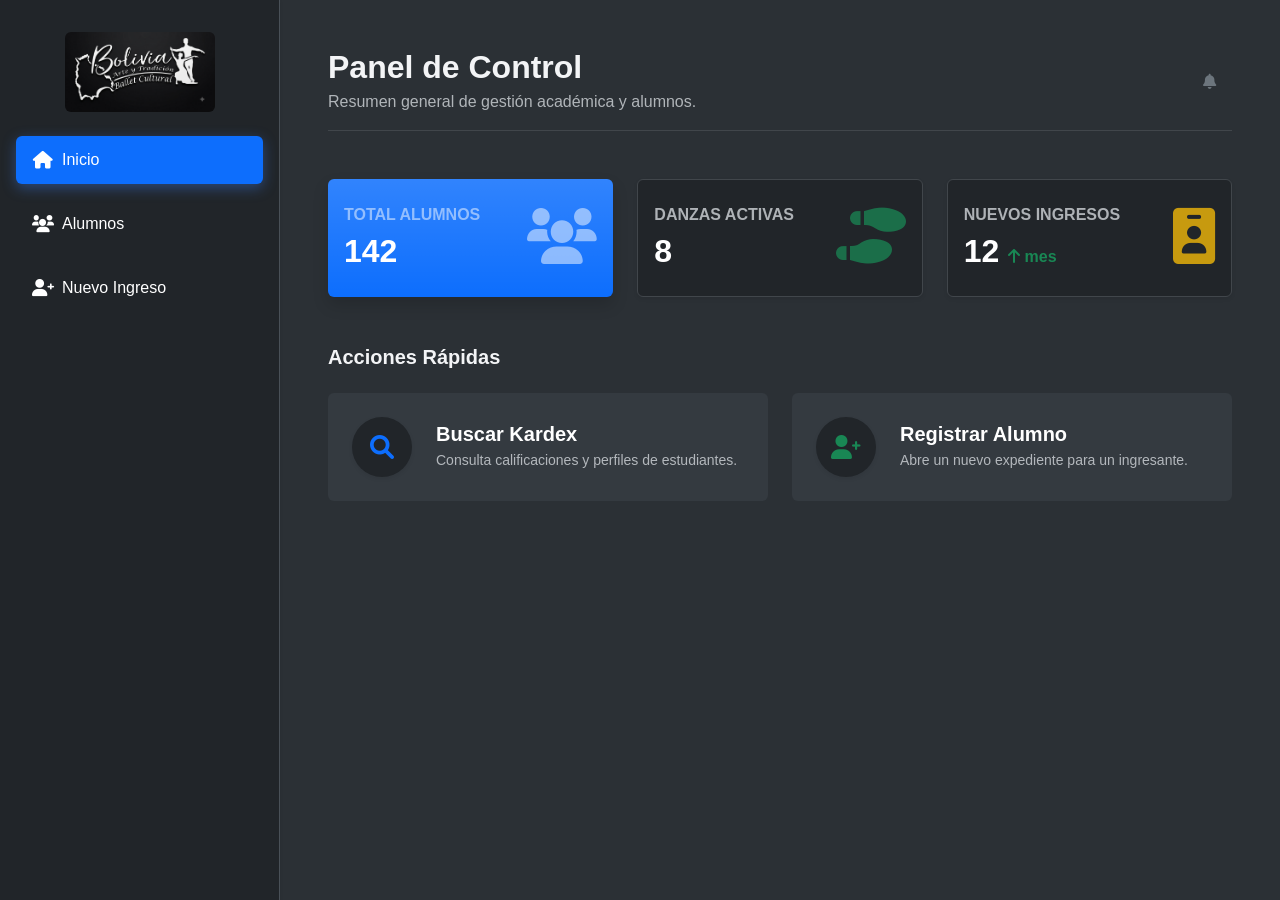
<file: index.html>
<!DOCTYPE html>
<html lang="es" data-bs-theme="dark">
<head>
    <meta charset="UTF-8">
    <meta name="viewport" content="width=device-width, initial-scale=1.0">
    <title>Bolivia Arte y Tradicion, Ballet Cultural</title>
    <!-- Bootstrap 5 CSS -->
    <link href="https://cdn.jsdelivr.net/npm/bootstrap@5.3.2/dist/css/bootstrap.min.css" rel="stylesheet">
    <link rel="stylesheet" href="css/style.css">
    <link rel="stylesheet" href="https://cdnjs.cloudflare.com/ajax/libs/font-awesome/6.0.0/css/all.min.css"/>
</head>
<body class="bg-body-tertiary">

    <!-- Envoltura Principal Responsiva -->
    <div class="d-flex flex-column flex-md-row vh-100 overflow-hidden">
        
        <!-- Navbar Móvil (Hamburguesa - Solo visible en celulares) -->
        <nav class="d-md-none navbar navbar-dark bg-body border-bottom px-3 flex-shrink-0 shadow-sm">
            <a class="navbar-brand m-0" href="index.html">
                <img src="img/Gemini_Generated_Image_l6aynpl6aynpl6ay.png" alt="Ballet" height="40" style="object-fit: cover; border-radius: 4px;">
            </a>
            <button class="navbar-toggler border-0" type="button" data-bs-toggle="offcanvas" data-bs-target="#sidebarOffcanvas">
                <span class="navbar-toggler-icon"></span>
            </button>
        </nav>

        <!-- Sidebar / Menú Lateral (Offcanvas en móvil, Fijo en PC) -->
        <aside class="offcanvas-md offcanvas-start bg-body border-end shadow-sm flex-shrink-0" tabindex="-1" id="sidebarOffcanvas" style="width: 280px;">
            <div class="offcanvas-header border-bottom d-md-none">
                <h5 class="offcanvas-title fw-bold">Menú Principal</h5>
                <button type="button" class="btn-close" data-bs-dismiss="offcanvas" data-bs-target="#sidebarOffcanvas"></button>
            </div>
            <div class="offcanvas-body d-flex flex-column p-3 h-100 overflow-y-auto">
                <div class="text-center mb-4 mt-3 d-none d-md-block">
                    <img src="img/Gemini_Generated_Image_l6aynpl6aynpl6ay.png" alt="Ballet" width="150" class="img-fluid rounded">
                </div>
                <ul class="nav nav-pills flex-column mb-auto gap-2 w-100">
                    <li class="nav-item">
                        <a href="index.html" class="nav-link active"><i class="fas fa-home fa-fw me-2"></i> Inicio</a>
                    </li>
                    <li>
                        <a href="alumnos.html" class="nav-link link-body-emphasis"><i class="fas fa-users fa-fw me-2"></i> Alumnos</a>
                    </li>
                    <li>
                        <a href="registro.html" class="nav-link link-body-emphasis"><i class="fas fa-user-plus fa-fw me-2"></i> Nuevo Ingreso</a>
                    </li>
                </ul>
            </div>
        </aside>

        <!-- Contenido Principal -->
        <main class="flex-grow-1 p-4 p-md-5 overflow-y-auto">
            <header class="d-flex justify-content-between align-items-center mb-4 mb-md-5 pb-3 border-bottom border-secondary-subtle">
                <div>
                    <h2 class="fw-bold m-0">Panel de Control</h2>
                    <p class="text-muted m-0 mt-1 d-none d-sm-block">Resumen general de gestión académica y alumnos.</p>
                </div>
                <div>
                    <button class="btn btn-outline-secondary rounded-circle" style="width: 45px; height: 45px;">
                        <i class="fas fa-bell"></i>
                    </button>
                </div>
            </header>

            <div class="row row-cols-1 row-cols-md-3 g-4 mb-5">
                <div class="col">
                    <div class="card text-bg-primary h-100 shadow border-0 bg-gradient card-hover">
                        <div class="card-body py-4 d-flex justify-content-between align-items-center">
                            <div>
                                <h6 class="text-white-50 text-uppercase fw-bold mb-2">Total Alumnos</h6>
                                <h2 class="fw-bold m-0">142</h2>
                            </div>
                            <div class="display-4 text-white opacity-50"><i class="fas fa-users"></i></div>
                        </div>
                    </div>
                </div>
                <div class="col">
                    <div class="card bg-body h-100 shadow-sm border-secondary-subtle card-hover">
                        <div class="card-body py-4 d-flex justify-content-between align-items-center">
                            <div>
                                <h6 class="text-muted text-uppercase fw-bold mb-2">Danzas Activas</h6>
                                <h2 class="fw-bold m-0 text-body-emphasis">8</h2>
                            </div>
                            <div class="display-4 text-success opacity-75"><i class="fas fa-shoe-prints"></i></div>
                        </div>
                    </div>
                </div>
                <div class="col">
                    <div class="card bg-body h-100 shadow-sm border-secondary-subtle card-hover">
                        <div class="card-body py-4 d-flex justify-content-between align-items-center">
                            <div>
                                <h6 class="text-muted text-uppercase fw-bold mb-2">Nuevos Ingresos</h6>
                                <h2 class="fw-bold m-0 text-body-emphasis">12 <span class="fs-6 text-success"><i class="fas fa-arrow-up"></i> mes</span></h2>
                            </div>
                            <div class="display-4 text-warning opacity-75"><i class="fas fa-id-badge"></i></div>
                        </div>
                    </div>
                </div>
            </div>

            <h5 class="fw-bold mb-4">Acciones Rápidas</h5>
            <div class="row g-4">
                <div class="col-md-6">
                    <a href="alumnos.html" class="card bg-body-secondary border-0 text-decoration-none card-hover h-100">
                        <div class="card-body p-4 d-flex align-items-center">
                            <div class="bg-body text-primary rounded-circle d-flex justify-content-center align-items-center me-4 shadow-sm flex-shrink-0" style="width: 60px; height: 60px; font-size: 1.5rem;">
                                <i class="fas fa-search"></i>
                            </div>
                            <div>
                                <h5 class="fw-bold text-body-emphasis mb-1">Buscar Kardex</h5>
                                <p class="text-muted m-0 small">Consulta calificaciones y perfiles de estudiantes.</p>
                            </div>
                        </div>
                    </a>
                </div>
                <div class="col-md-6">
                    <a href="registro.html" class="card bg-body-secondary border-0 text-decoration-none card-hover h-100">
                        <div class="card-body p-4 d-flex align-items-center">
                            <div class="bg-body text-success rounded-circle d-flex justify-content-center align-items-center me-4 shadow-sm flex-shrink-0" style="width: 60px; height: 60px; font-size: 1.5rem;">
                                <i class="fas fa-user-plus"></i>
                            </div>
                            <div>
                                <h5 class="fw-bold text-body-emphasis mb-1">Registrar Alumno</h5>
                                <p class="text-muted m-0 small">Abre un nuevo expediente para un ingresante.</p>
                            </div>
                        </div>
                    </a>
                </div>
            </div>
        </main>
    </div>

    <!-- Bootstrap JS (Obligatorio para que funcione la hamburguesa) -->
    <script src="https://cdn.jsdelivr.net/npm/bootstrap@5.3.2/dist/js/bootstrap.bundle.min.js"></script>
</body>
</html>
</file>
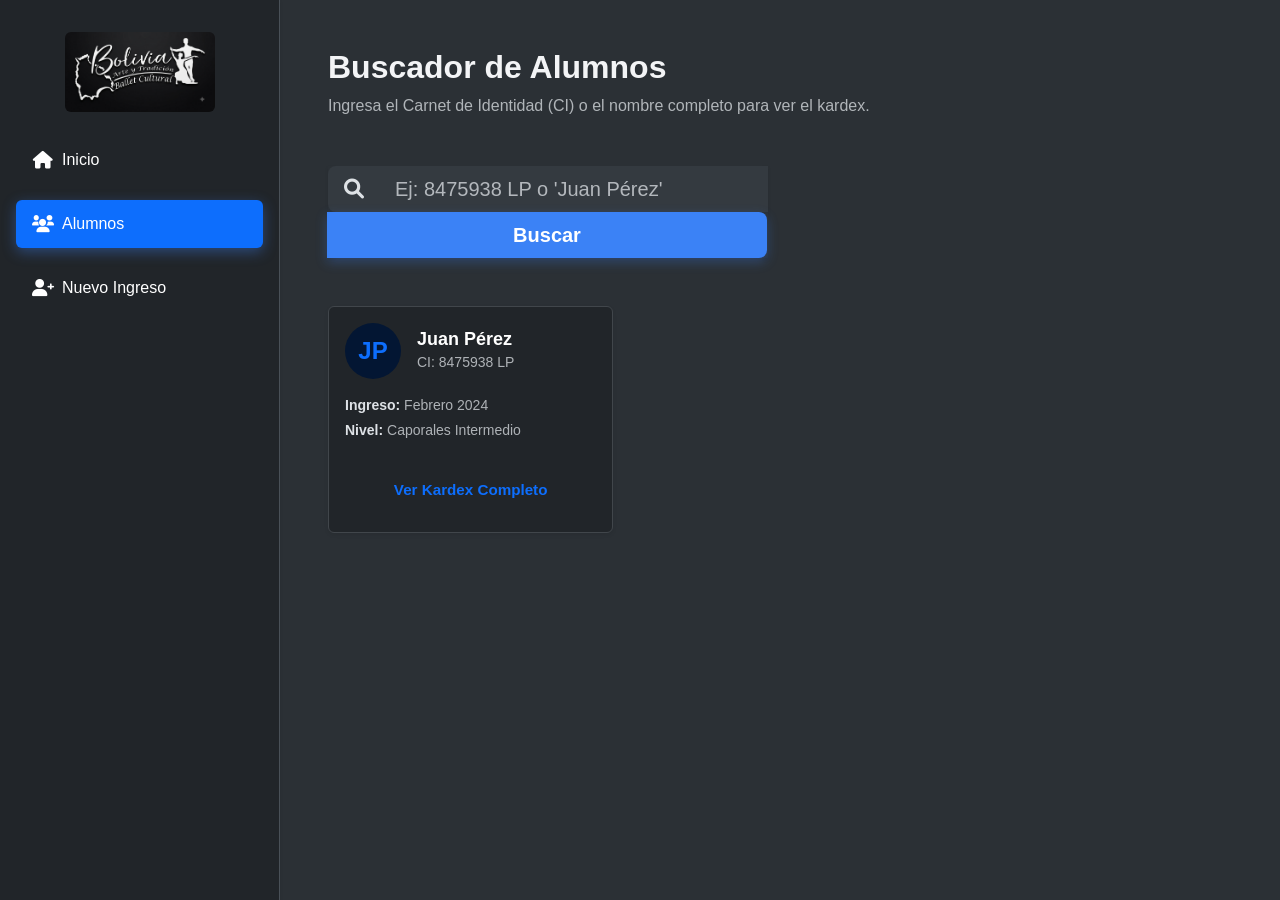
<file: alumnos.html>
<!DOCTYPE html>
<html lang="es" data-bs-theme="dark">
<head>
    <meta charset="UTF-8">
    <meta name="viewport" content="width=device-width, initial-scale=1.0">
    <title>Gestión Ballet - Buscar Alumno</title>
    <link href="https://cdn.jsdelivr.net/npm/bootstrap@5.3.2/dist/css/bootstrap.min.css" rel="stylesheet">
    <link rel="stylesheet" href="css/style.css">
    <link rel="stylesheet" href="https://cdnjs.cloudflare.com/ajax/libs/font-awesome/6.0.0/css/all.min.css"/>
</head>
<body class="bg-body-tertiary">

    <div class="d-flex flex-column flex-md-row vh-100 overflow-hidden">
        
        <nav class="d-md-none navbar navbar-dark bg-body border-bottom px-3 flex-shrink-0 shadow-sm">
            <a class="navbar-brand m-0" href="index.html">
                <img src="img/Gemini_Generated_Image_l6aynpl6aynpl6ay.png" alt="Ballet" height="40" style="object-fit: cover; border-radius: 4px;">
            </a>
            <button class="navbar-toggler border-0" type="button" data-bs-toggle="offcanvas" data-bs-target="#sidebarOffcanvas">
                <span class="navbar-toggler-icon"></span>
            </button>
        </nav>

        <aside class="offcanvas-md offcanvas-start bg-body border-end shadow-sm flex-shrink-0" tabindex="-1" id="sidebarOffcanvas" style="width: 280px;">
            <div class="offcanvas-header border-bottom d-md-none">
                <h5 class="offcanvas-title fw-bold">Menú Principal</h5>
                <button type="button" class="btn-close" data-bs-dismiss="offcanvas" data-bs-target="#sidebarOffcanvas"></button>
            </div>
            <div class="offcanvas-body d-flex flex-column p-3 h-100 overflow-y-auto">
                <div class="text-center mb-4 mt-3 d-none d-md-block">
                    <img src="img/Gemini_Generated_Image_l6aynpl6aynpl6ay.png" alt="Ballet" width="150" class="img-fluid rounded">
                </div>
                <ul class="nav nav-pills flex-column mb-auto gap-2 w-100">
                    <li class="nav-item">
                        <a href="index.html" class="nav-link link-body-emphasis"><i class="fas fa-home fa-fw me-2"></i> Inicio</a>
                    </li>
                    <li>
                        <a href="alumnos.html" class="nav-link active"><i class="fas fa-users fa-fw me-2"></i> Alumnos</a>
                    </li>
                    <li>
                        <a href="registro.html" class="nav-link link-body-emphasis"><i class="fas fa-user-plus fa-fw me-2"></i> Nuevo Ingreso</a>
                    </li>
                </ul>
            </div>
        </aside>

        <main class="flex-grow-1 p-4 p-md-5 overflow-y-auto">
            <header class="mb-4 mb-md-5">
                <h2 class="fw-bold">Buscador de Alumnos</h2>
                <p class="text-muted">Ingresa el Carnet de Identidad (CI) o el nombre completo para ver el kardex.</p>
            </header>

            <div class="row mb-5">
                <div class="col-md-8 col-lg-6">
                    <div class="input-group input-group-lg shadow-sm">
                        <span class="input-group-text bg-body-secondary border-0"><i class="fas fa-search"></i></span>
                        <input type="text" class="form-control border-0 bg-body-secondary" placeholder="Ej: 8475938 LP o 'Juan Pérez'">
                        <button class="btn btn-primary px-3 px-md-4" type="button">Buscar</button>
                    </div>
                </div>
            </div>

            <div class="row row-cols-1 row-cols-md-2 row-cols-xl-3 g-4">
                <div class="col">
                    <a href="perfil_alumno.html" class="card h-100 text-decoration-none shadow-sm border-secondary-subtle card-hover transition">
                        <div class="card-body">
                            <div class="d-flex align-items-center mb-3">
                                <div class="bg-primary-subtle text-primary rounded-circle d-flex align-items-center justify-content-center fw-bold fs-4 me-3 flex-shrink-0" style="width: 56px; height: 56px;">
                                    JP
                                </div>
                                <div>
                                    <h5 class="card-title text-body-emphasis mb-0 fw-bold">Juan Pérez</h5>
                                    <small class="text-muted">CI: 8475938 LP</small>
                                </div>
                            </div>
                            <div class="text-muted small mb-4">
                                <div class="mb-1"><span class="fw-semibold text-body">Ingreso:</span> Febrero 2024</div>
                                <div><span class="fw-semibold text-body">Nivel:</span> Caporales Intermedio</div>
                            </div>
                            <div class="btn btn-outline-primary w-100">Ver Kardex Completo</div>
                        </div>
                    </a>
                </div>
            </div>
        </main>
    </div>

    <script src="https://cdn.jsdelivr.net/npm/bootstrap@5.3.2/dist/js/bootstrap.bundle.min.js"></script>
</body>
</html>
</file>
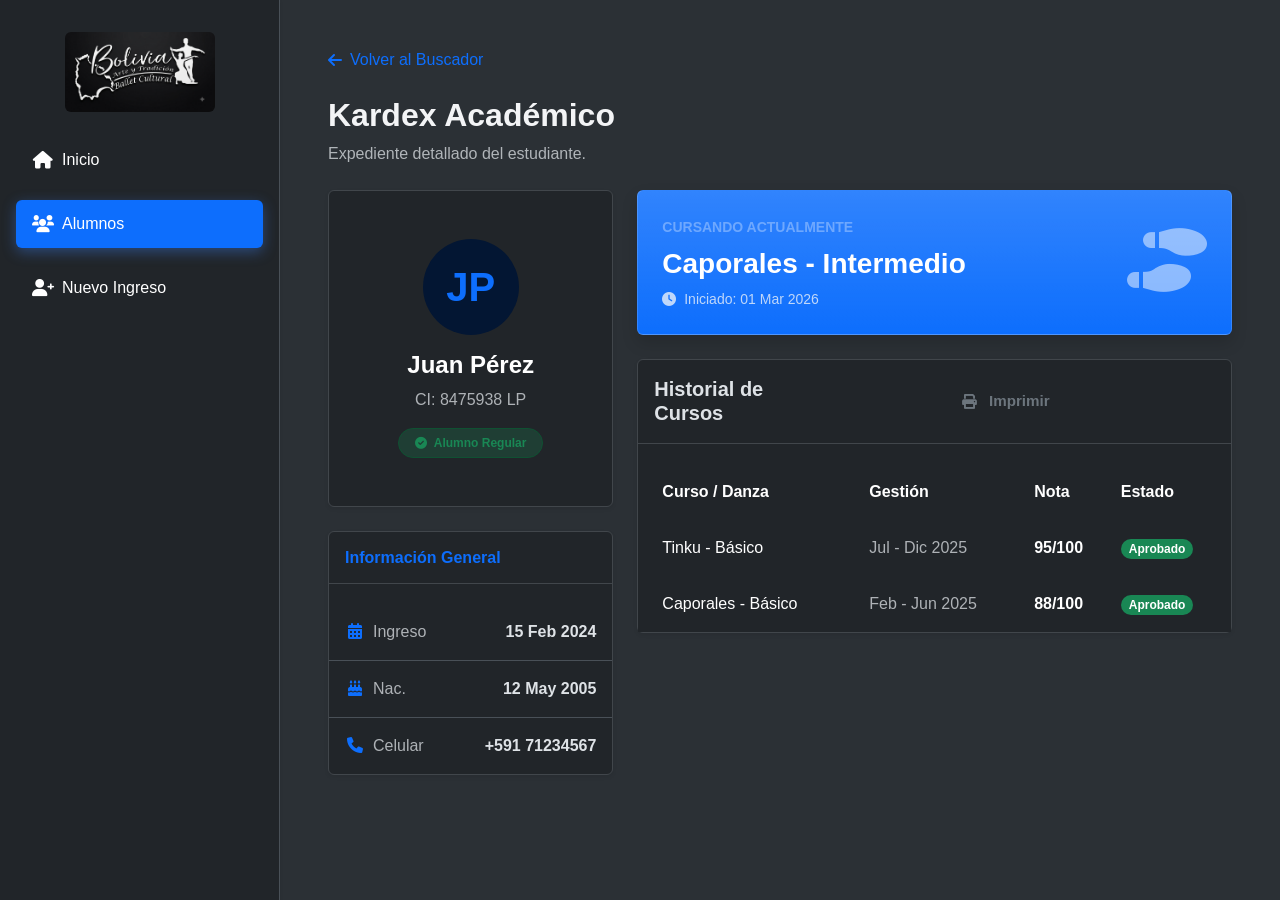
<file: perfil_alumno.html>
<!DOCTYPE html>
<html lang="es" data-bs-theme="dark">
<head>
    <meta charset="UTF-8">
    <meta name="viewport" content="width=device-width, initial-scale=1.0">
    <title>Bolivia Arte y Tradicion, Ballet Cultural</title>
    <link href="https://cdn.jsdelivr.net/npm/bootstrap@5.3.2/dist/css/bootstrap.min.css" rel="stylesheet">
    <link rel="stylesheet" href="css/style.css">
    <link rel="stylesheet" href="https://cdnjs.cloudflare.com/ajax/libs/font-awesome/6.0.0/css/all.min.css"/>
</head>
<body class="bg-body-tertiary">

    <div class="d-flex flex-column flex-md-row vh-100 overflow-hidden">
        
        <nav class="d-md-none navbar navbar-dark bg-body border-bottom px-3 flex-shrink-0 shadow-sm">
            <a class="navbar-brand m-0" href="index.html">
                <img src="img/Gemini_Generated_Image_l6aynpl6aynpl6ay.png" alt="Ballet" height="40" style="object-fit: cover; border-radius: 4px;">
            </a>
            <button class="navbar-toggler border-0" type="button" data-bs-toggle="offcanvas" data-bs-target="#sidebarOffcanvas">
                <span class="navbar-toggler-icon"></span>
            </button>
        </nav>

        <aside class="offcanvas-md offcanvas-start bg-body border-end shadow-sm flex-shrink-0" tabindex="-1" id="sidebarOffcanvas" style="width: 280px;">
            <div class="offcanvas-header border-bottom d-md-none">
                <h5 class="offcanvas-title fw-bold">Menú Principal</h5>
                <button type="button" class="btn-close" data-bs-dismiss="offcanvas" data-bs-target="#sidebarOffcanvas"></button>
            </div>
            <div class="offcanvas-body d-flex flex-column p-3 h-100 overflow-y-auto">
                <div class="text-center mb-4 mt-3 d-none d-md-block">
                    <img src="img/Gemini_Generated_Image_l6aynpl6aynpl6ay.png" alt="Ballet" width="150" class="img-fluid rounded">
                </div>
                <ul class="nav nav-pills flex-column mb-auto gap-2 w-100">
                    <li><a href="index.html" class="nav-link link-body-emphasis"><i class="fas fa-home fa-fw me-2"></i> Inicio</a></li>
                    <li><a href="alumnos.html" class="nav-link active"><i class="fas fa-users fa-fw me-2"></i> Alumnos</a></li>
                    <li><a href="registro.html" class="nav-link link-body-emphasis"><i class="fas fa-user-plus fa-fw me-2"></i> Nuevo Ingreso</a></li>
                </ul>
            </div>
        </aside>

        <main class="flex-grow-1 p-4 p-md-5 overflow-y-auto">
            
            <a href="alumnos.html" class="text-decoration-none d-inline-flex align-items-center mb-4 text-primary fw-medium">
                <i class="fas fa-arrow-left me-2"></i> Volver al Buscador
            </a>

            <header class="mb-4">
                <h2 class="fw-bold">Kardex Académico</h2>
                <p class="text-muted">Expediente detallado del estudiante.</p>
            </header>

            <div class="row g-4">
                <div class="col-lg-4">
                    <div class="card shadow-sm border-secondary-subtle mb-4 text-center">
                        <div class="card-body py-5">
                            <div class="bg-primary-subtle text-primary rounded-circle d-flex align-items-center justify-content-center fw-bold display-6 mx-auto mb-3" style="width: 96px; height: 96px;">
                                JP
                            </div>
                            <h4 class="fw-bold text-body-emphasis">Juan Pérez</h4>
                            <p class="text-muted mb-3">CI: 8475938 LP</p>
                            <span class="badge text-bg-success bg-opacity-25 text-success border border-success-subtle px-3 py-2 rounded-pill">
                                <i class="fas fa-check-circle me-1"></i> Alumno Regular
                            </span>
                        </div>
                    </div>

                    <div class="card shadow-sm border-secondary-subtle">
                        <div class="card-header bg-transparent border-secondary-subtle py-3">
                            <h6 class="fw-bold text-primary m-0">Información General</h6>
                        </div>
                        <ul class="list-group list-group-flush">
                            <li class="list-group-item d-flex justify-content-between align-items-center py-3 bg-transparent text-break">
                                <span class="text-muted"><i class="fas fa-calendar-alt fa-fw me-2 text-primary"></i>Ingreso</span>
                                <span class="fw-semibold text-end">15 Feb 2024</span>
                            </li>
                            <li class="list-group-item d-flex justify-content-between align-items-center py-3 bg-transparent text-break">
                                <span class="text-muted"><i class="fas fa-birthday-cake fa-fw me-2 text-primary"></i>Nac.</span>
                                <span class="fw-semibold text-end">12 May 2005</span>
                            </li>
                            <li class="list-group-item d-flex justify-content-between align-items-center py-3 bg-transparent border-bottom-0 text-break">
                                <span class="text-muted"><i class="fas fa-phone fa-fw me-2 text-primary"></i>Celular</span>
                                <span class="fw-semibold text-end">+591 71234567</span>
                            </li>
                        </ul>
                    </div>
                </div>

                <div class="col-lg-8">
                    <div class="card text-bg-primary shadow mb-4 bg-gradient">
                        <div class="card-body d-flex justify-content-between align-items-center p-3 p-md-4">
                            <div>
                                <small class="text-primary-emphasis text-uppercase fw-bold">Cursando Actualmente</small>
                                <h3 class="fw-bold text-white my-2">Caporales - Intermedio</h3>
                                <div class="text-light opacity-75 small"><i class="fas fa-clock me-1"></i> Iniciado: 01 Mar 2026</div>
                            </div>
                            <div class="display-3 opacity-50 d-none d-sm-block">
                                <i class="fas fa-shoe-prints"></i>
                            </div>
                        </div>
                    </div>

                    <div class="card shadow-sm border-secondary-subtle">
                        <div class="card-header bg-transparent border-secondary-subtle py-3 d-flex flex-column flex-sm-row justify-content-between align-items-sm-center gap-2">
                            <h5 class="fw-bold m-0">Historial de Cursos</h5>
                            <button class="btn btn-sm btn-outline-secondary"><i class="fas fa-print me-1"></i> Imprimir</button>
                        </div>
                        <div class="card-body p-0">
                            <div class="table-responsive">
                                <table class="table table-hover table-borderless align-middle m-0 text-nowrap">
                                    <thead class="table-dark">
                                        <tr>
                                            <th class="ps-4 py-3">Curso / Danza</th>
                                            <th class="py-3">Gestión</th>
                                            <th class="py-3">Nota</th>
                                            <th class="py-3">Estado</th>
                                        </tr>
                                    </thead>
                                    <tbody class="border-top-0">
                                        <tr>
                                            <td class="ps-4 py-3 fw-medium">Tinku - Básico</td>
                                            <td class="text-muted">Jul - Dic 2025</td>
                                            <td class="fw-bold">95/100</td>
                                            <td><span class="badge text-bg-success">Aprobado</span></td>
                                        </tr>
                                        <tr>
                                            <td class="ps-4 py-3 fw-medium">Caporales - Básico</td>
                                            <td class="text-muted">Feb - Jun 2025</td>
                                            <td class="fw-bold">88/100</td>
                                            <td><span class="badge text-bg-success">Aprobado</span></td>
                                        </tr>
                                    </tbody>
                                </table>
                            </div>
                        </div>
                    </div>
                </div>
            </div>
        </main>
    </div>

    <script src="https://cdn.jsdelivr.net/npm/bootstrap@5.3.2/dist/js/bootstrap.bundle.min.js"></script>
</body>
</html>
</file>
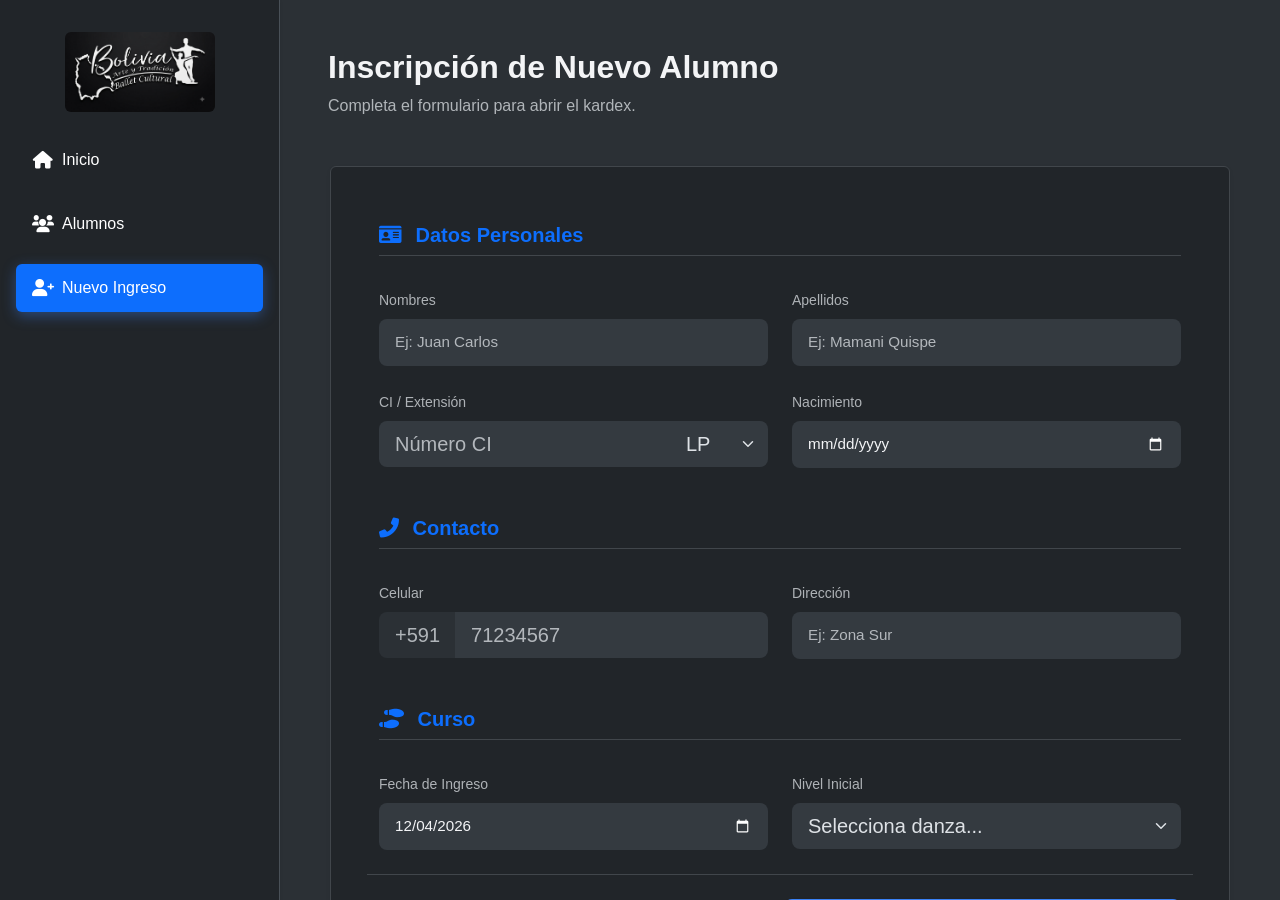
<file: registro.html>
<!DOCTYPE html>
<html lang="es" data-bs-theme="dark">
<head>
    <meta charset="UTF-8">
    <meta name="viewport" content="width=device-width, initial-scale=1.0">
    <title>Bolivia Arte y Tradicion, Ballet Cultural</title>
    <link href="https://cdn.jsdelivr.net/npm/bootstrap@5.3.2/dist/css/bootstrap.min.css" rel="stylesheet">
    <link rel="stylesheet" href="css/style.css">
    <link rel="stylesheet" href="https://cdnjs.cloudflare.com/ajax/libs/font-awesome/6.0.0/css/all.min.css"/>
</head>
<body class="bg-body-tertiary">

    <div class="d-flex flex-column flex-md-row vh-100 overflow-hidden">
        
        <nav class="d-md-none navbar navbar-dark bg-body border-bottom px-3 flex-shrink-0 shadow-sm">
            <a class="navbar-brand m-0" href="index.html">
                <img src="img/Gemini_Generated_Image_l6aynpl6aynpl6ay.png" alt="Ballet" height="40" style="object-fit: cover; border-radius: 4px;">
            </a>
            <button class="navbar-toggler border-0" type="button" data-bs-toggle="offcanvas" data-bs-target="#sidebarOffcanvas">
                <span class="navbar-toggler-icon"></span>
            </button>
        </nav>

        <aside class="offcanvas-md offcanvas-start bg-body border-end shadow-sm flex-shrink-0" tabindex="-1" id="sidebarOffcanvas" style="width: 280px;">
            <div class="offcanvas-header border-bottom d-md-none">
                <h5 class="offcanvas-title fw-bold">Menú Principal</h5>
                <button type="button" class="btn-close" data-bs-dismiss="offcanvas" data-bs-target="#sidebarOffcanvas"></button>
            </div>
            <div class="offcanvas-body d-flex flex-column p-3 h-100 overflow-y-auto">
                <div class="text-center mb-4 mt-3 d-none d-md-block">
                    <img src="img/Gemini_Generated_Image_l6aynpl6aynpl6ay.png" alt="Ballet" width="150" class="img-fluid rounded">
                </div>
                <ul class="nav nav-pills flex-column mb-auto gap-2 w-100">
                    <li><a href="index.html" class="nav-link link-body-emphasis"><i class="fas fa-home fa-fw me-2"></i> Inicio</a></li>
                    <li><a href="alumnos.html" class="nav-link link-body-emphasis"><i class="fas fa-users fa-fw me-2"></i> Alumnos</a></li>
                    <li><a href="registro.html" class="nav-link active"><i class="fas fa-user-plus fa-fw me-2"></i> Nuevo Ingreso</a></li>
                </ul>
            </div>
        </aside>

        <main class="flex-grow-1 p-4 p-md-5 overflow-y-auto">
            <header class="mb-4 mb-md-5">
                <h2 class="fw-bold">Inscripción de Nuevo Alumno</h2>
                <p class="text-muted">Completa el formulario para abrir el kardex.</p>
            </header>

            <div class="card shadow-sm border-secondary-subtle mx-auto" style="max-width: 900px;">
                <div class="card-body p-3 p-md-5">
                    <form class="row g-3 g-md-4" action="#" method="POST">
                        
                        <div class="col-12">
                            <h5 class="fw-bold text-primary border-bottom border-secondary-subtle pb-2 mb-2 mt-2">
                                <i class="fas fa-id-card me-2"></i> Datos Personales
                            </h5>
                        </div>
                        <div class="col-12 col-md-6">
                            <label class="form-label fw-medium text-muted small">Nombres</label>
                            <input type="text" class="form-control form-control-lg bg-body-secondary border-0" placeholder="Ej: Juan Carlos" required>
                        </div>
                        <div class="col-12 col-md-6">
                            <label class="form-label fw-medium text-muted small">Apellidos</label>
                            <input type="text" class="form-control form-control-lg bg-body-secondary border-0" placeholder="Ej: Mamani Quispe" required>
                        </div>
                        
                        <div class="col-12 col-md-6">
                            <label class="form-label fw-medium text-muted small">CI / Extensión</label>
                            <div class="input-group input-group-lg">
                                <input type="text" class="form-control bg-body-secondary border-0" placeholder="Número CI" required>
                                <select class="form-select bg-body-secondary border-0" style="max-width: 90px; padding-left: 8px;">
                                    <option>LP</option><option>OR</option><option>CB</option>
                                    <option>PT</option><option>CH</option><option>TJ</option>
                                    <option>SC</option><option>BE</option><option>PD</option>
                                </select>
                            </div>
                        </div>
                        <div class="col-12 col-md-6">
                            <label class="form-label fw-medium text-muted small">Nacimiento</label>
                            <input type="date" class="form-control form-control-lg bg-body-secondary border-0" required>
                        </div>

                        <div class="col-12 mt-4 mt-md-5">
                            <h5 class="fw-bold text-primary border-bottom border-secondary-subtle pb-2 mb-2">
                                <i class="fas fa-phone-alt me-2"></i> Contacto
                            </h5>
                        </div>
                        <div class="col-12 col-md-6">
                            <label class="form-label fw-medium text-muted small">Celular</label>
                            <div class="input-group input-group-lg">
                                <span class="input-group-text border-0 text-muted">+591</span>
                                <input type="text" class="form-control bg-body-secondary border-0" placeholder="71234567" required>
                            </div>
                        </div>
                        <div class="col-12 col-md-6">
                            <label class="form-label fw-medium text-muted small">Dirección</label>
                            <input type="text" class="form-control form-control-lg bg-body-secondary border-0" placeholder="Ej: Zona Sur" required>
                        </div>

                        <div class="col-12 mt-4 mt-md-5">
                            <h5 class="fw-bold text-primary border-bottom border-secondary-subtle pb-2 mb-2">
                                <i class="fas fa-shoe-prints me-2"></i> Curso
                            </h5>
                        </div>
                        <div class="col-12 col-md-6">
                            <label class="form-label fw-medium text-muted small">Fecha de Ingreso</label>
                            <input type="date" id="fechaActual" class="form-control form-control-lg bg-body-secondary border-0" required>
                        </div>
                        <div class="col-12 col-md-6">
                            <label class="form-label fw-medium text-muted small">Nivel Inicial</label>
                            <select class="form-select form-select-lg bg-body-secondary border-0" required>
                                <option disabled selected value="">Selecciona danza...</option>
                                <option>Elenco Infantil</option>
                                <option>Elenco Pre-Juvenil</option>
                                <option>Elenco Juvenil</option>
                            </select>
                        </div>

                        <div class="col-12 mt-4 border-top border-secondary-subtle pt-4 d-flex flex-column flex-sm-row justify-content-end gap-2">
                            <button type="button" onclick="window.location.href='index.html'" class="btn btn-outline-secondary px-4 py-2 order-2 order-sm-1">
                                Cancelar
                            </button>
                            <button type="submit" class="btn btn-primary px-4 py-2 fw-bold shadow-sm order-1 order-sm-2">
                                <i class="fas fa-save me-2"></i> Guardar
                            </button>
                        </div>
                    </form>
                </div>
            </div>
        </main>
    </div>

    <script>
        document.getElementById('fechaActual').valueAsDate = new Date();
    </script>
    <script src="https://cdn.jsdelivr.net/npm/bootstrap@5.3.2/dist/js/bootstrap.bundle.min.js"></script>
</body>
</html>
</file>
<file: css/style.css>
/* Variables para Tema Negro con Detalles de Color */
:root {
    --bg-main: #0a0a0a;          /* Fondo general negro */
    --sidebar-bg: #000000;       /* Menú lateral negro puro */
    --sidebar-border: #1a1a1a;
    --card-bg: #121212;          /* Tarjetas en gris oscuro/negro */
    --border-color: #222222;     /* Bordes sutiles oscuros */
    
    /* Colores Distintivos (Acentos) */
    --accent-blue: #3b82f6;      /* Azul eléctrico para elementos activos y botones */
    --accent-blue-hover: #1d4ed8;
    --accent-gold: #f59e0b;      /* Toque dorado para detalles importantes */
    
    /* Texto */
    --text-light: #f3f4f6;       /* Texto principal blanco/gris claro */
    --text-muted: #9ca3af;       /* Texto secundario gris */
    
    --radius-lg: 12px;
    --radius-md: 8px;
}

* {
    margin: 0;
    padding: 0;
    box-sizing: border-box;
    font-family: 'Segoe UI', Tahoma, Geneva, Verdana, sans-serif;
}

body {
    background-color: var(--bg-main);
    color: var(--text-light);
    height: 100vh;
    overflow: hidden;
}

.app-container {
    display: flex;
    height: 100%;
}

/* --- MENÚ LATERAL (Negro Absoluto con Acento Azul) --- */
.sidebar {
    width: 260px;
    background-color: var(--sidebar-bg);
    border-right: 1px solid var(--sidebar-border);
    color: var(--text-light);
    display: flex;
    flex-direction: column;
    animation: fadeInLeft 0.6s ease-out;
}

.sidebar-brand {
    padding: 24px;
    text-align: center;
    border-bottom: 1px solid var(--sidebar-border);
}

.sidebar-brand h1 {
    font-size: 1.25rem;
    font-weight: 700;
    color: var(--text-light);
    letter-spacing: 0.05em;
}

.sidebar-brand p {
    color: var(--accent-gold); /* Detalle en oro para destacar el ballet */
    font-size: 0.85rem;
    margin-top: 4px;
    font-weight: 500;
}

.sidebar-nav {
    flex: 1;
    padding: 24px 16px;
}

.nav-link {
    display: flex;
    align-items: center;
    padding: 12px 16px;
    color: var(--text-muted);
    text-decoration: none;
    border-radius: var(--radius-md);
    margin-bottom: 8px;
    font-weight: 500;
    transition: all 0.3s ease;
}

.nav-link i {
    margin-right: 12px;
    font-size: 1.1rem;
}

/* Enlace Activo en Azul Eléctrico */
.nav-link.active {
    background-color: var(--accent-blue);
    color: #ffffff;
    box-shadow: 0 4px 14px rgba(59, 130, 246, 0.4);
}

.nav-link:hover:not(.active) {
    background-color: #1a1a1a;
    color: #ffffff;
}

/* --- CONTENIDO PRINCIPAL --- */
.main-content {
    flex: 1;
    padding: 40px;
    overflow-y: auto;
}

.header {
    display: flex;
    justify-content: space-between;
    align-items: center;
    margin-bottom: 32px;
    animation: fadeInDown 0.6s ease-out;
}

.header h2 {
    font-size: 1.85rem;
    font-weight: 700;
    color: var(--text-light);
}

.header p {
    color: var(--text-muted);
    margin-top: 4px;
}

.admin-profile {
    display: flex;
    align-items: center;
    gap: 12px;
}

.admin-info {
    text-align: right;
}

.admin-name {
    font-size: 0.9rem;
    font-weight: 700;
    color: var(--text-light);
}

.admin-role {
    font-size: 0.75rem;
    color: var(--accent-gold);
}

.avatar {
    width: 48px;
    height: 48px;
    background-color: #1e293b;
    border-radius: 50%;
    display: flex;
    align-items: center;
    justify-content: center;
    color: var(--accent-blue);
    font-size: 1.25rem;
    border: 1px solid var(--border-color);
}

/* --- TARJETAS DE RESUMEN (KPIs) --- */
.kpi-grid {
    display: grid;
    grid-template-columns: repeat(auto-fit, minmax(240px, 1fr));
    gap: 24px;
    margin-bottom: 40px;
}

.kpi-card {
    background-color: var(--card-bg);
    border: 1px solid var(--sidebar-border);
    border-radius: var(--radius-lg);
    padding: 24px;
    display: flex;
    align-items: center;
    gap: 16px;
    animation: zoomIn 0.5s cubic-bezier(0.34, 1.56, 0.64, 1) both;
}

.kpi-card:nth-child(2) { animation-delay: 0.1s; }
.kpi-card:nth-child(3) { animation-delay: 0.2s; }

.icon-box {
    width: 56px;
    height: 56px;
    border-radius: var(--radius-md);
    display: flex;
    align-items: center;
    justify-content: center;
    font-size: 1.5rem;
}

/* Colores Distintivos para los Iconos en Fondo Oscuro */
.icon-blue { background-color: rgba(59, 130, 246, 0.15); color: #60a5fa; }
.icon-green { background-color: rgba(22, 163, 74, 0.15); color: #4ade80; }
.icon-purple { background-color: rgba(147, 51, 234, 0.15); color: #c084fc; }

.kpi-label {
    color: var(--text-muted);
    font-size: 0.875rem;
    font-weight: 500;
}

.kpi-value {
    font-size: 1.5rem;
    font-weight: 700;
    color: var(--text-light);
}

/* --- DETALLES DE LA TABLA Y ACCESOS --- */
.dashboard-details {
    display: grid;
    grid-template-columns: 2fr 1fr;
    gap: 32px;
}

@media (max-width: 1024px) {
    .dashboard-details {
        grid-template-columns: 1fr;
    }
}

.data-card {
    background-color: var(--card-bg);
    border: 1px solid var(--sidebar-border);
    border-radius: var(--radius-lg);
    padding: 24px;
    animation: fadeInUp 0.6s ease-out both;
    animation-delay: 0.2s;
}

.card-header {
    display: flex;
    justify-content: space-between;
    align-items: center;
    margin-bottom: 20px;
}

.card-title {
    font-size: 1.125rem;
    font-weight: 700;
    color: var(--text-light);
}

.card-link {
    color: var(--accent-blue);
    font-size: 0.875rem;
    text-decoration: none;
    font-weight: 500;
}

.card-link:hover {
    text-decoration: underline;
}

/* Tabla en Modo Oscuro */
.custom-table {
    width: 100%;
    border-collapse: collapse;
    text-align: left;
}

.custom-table th {
    color: var(--text-muted);
    font-weight: 500;
    font-size: 0.875rem;
    padding-bottom: 12px;
    border-bottom: 1px solid var(--border-color);
}

.custom-table td {
    padding: 14px 0;
    font-size: 0.875rem;
    border-bottom: 1px solid #1a1a1a;
    color: #e5e7eb;
}

.custom-table tr:last-child td {
    border-bottom: none;
}

.student-name {
    font-weight: 600;
    color: var(--text-light);
}

.student-ci {
    color: var(--text-muted);
}

/* Badges de Estado Neon */
.badge {
    padding: 4px 8px;
    border-radius: 9999px;
    font-size: 0.75rem;
    font-weight: 600;
}

.badge-green { background-color: rgba(22, 163, 74, 0.2); color: #4ade80; }
.badge-yellow { background-color: rgba(234, 179, 8, 0.2); color: #facc15; }

/* Panel de Accesos Rápidos en Negro con borde brillante */
.quick-panel {
    background-color: var(--card-bg);
    border: 1px solid rgba(59, 130, 246, 0.2); /* Borde sutil azul eléctrico */
    border-radius: var(--radius-lg);
    padding: 24px;
    animation: fadeInUp 0.6s ease-out both;
    animation-delay: 0.3s;
}

.quick-panel h3 {
    color: var(--text-light);
    font-size: 1.125rem;
    font-weight: 700;
    margin-bottom: 20px;
}

.quick-actions {
    display: flex;
    flex-direction: column;
    gap: 12px;
}

/* Botones */
.btn {
    width: 100%;
    padding: 14px;
    border-radius: var(--radius-md);
    font-size: 0.95rem;
    font-weight: 600;
    cursor: pointer;
    display: flex;
    align-items: center;
    justify-content: center;
    gap: 8px;
    transition: all 0.2s ease;
    border: none;
}

.btn-primary {
    background-color: var(--accent-blue);
    color: #ffffff;
    box-shadow: 0 4px 12px rgba(59, 130, 246, 0.3);
}

.btn-primary:hover {
    background-color: var(--accent-blue-hover);
}

.btn-secondary {
    background-color: #1a1a1a;
    color: var(--text-light);
    border: 1px solid var(--border-color);
}

.btn-secondary:hover {
    background-color: #262626;
    border-color: var(--text-muted);
}

/* --- ANIMACIONES --- */
@keyframes fadeInLeft {
    from { opacity: 0; transform: translateX(-20px); }
    to { opacity: 1; transform: translateX(0); }
}
@keyframes fadeInDown {
    from { opacity: 0; transform: translateY(-20px); }
    to { opacity: 1; transform: translateY(0); }
}
@keyframes fadeInUp {
    from { opacity: 0; transform: translateY(20px); }
    to { opacity: 1; transform: translateY(0); }
}
@keyframes zoomIn {
    from { opacity: 0; transform: scale(0.95); }
    to { opacity: 1; transform: scale(1); }
}
/* --- ESTILOS ADICIONALES PARA BUSQUEDA Y TARJETAS (alumnos.html) --- */

/* Contenedor de la barra de búsqueda */
.search-wrapper {
    max-width: 650px;
    background-color: var(--card-bg);
    border: 1px solid var(--sidebar-border);
    border-radius: var(--radius-lg);
    padding: 8px;
    display: flex;
    align-items: center;
    gap: 12px;
    margin-bottom: 40px;
}

.search-input-box {
    flex: 1;
    display: flex;
    align-items: center;
    padding-left: 16px;
    gap: 12px;
}

.search-input-box i {
    color: var(--text-muted);
}

.search-input-box input {
    width: 100%;
    background: transparent;
    border: none;
    outline: none;
    color: var(--text-light);
    font-size: 0.95rem;
    padding: 8px 0;
}

/* Grid de Estudiantes */
.student-grid {
    display: grid;
    grid-template-columns: repeat(auto-fill, minmax(300px, 1fr));
    gap: 24px;
}

/* Tarjeta de Alumno Clickable */
.student-card {
    display: block;
    background-color: var(--card-bg);
    border: 1px solid var(--sidebar-border);
    border-radius: var(--radius-lg);
    padding: 24px;
    text-decoration: none;
    color: var(--text-light);
    transition: all 0.3s ease;
    animation: zoomIn 0.5s cubic-bezier(0.34, 1.56, 0.64, 1) both;
}

.student-card:hover {
    transform: translateY(-4px);
    border-color: var(--accent-blue);
    box-shadow: 0 10px 20px rgba(59, 130, 246, 0.1);
}

.student-card-header {
    display: flex;
    align-items: center;
    gap: 16px;
    margin-bottom: 20px;
}

/* Avatar de iniciales */
.student-initials {
    width: 56px;
    height: 56px;
    border-radius: 50%;
    background-color: #1e293b;
    color: var(--accent-blue);
    display: flex;
    align-items: center;
    justify-content: center;
    font-weight: 700;
    font-size: 1.25rem;
    border: 1px solid rgba(59, 130, 246, 0.2);
}

.student-card-body {
    margin-bottom: 20px;
}

.student-info-row {
    font-size: 0.875rem;
    color: var(--text-muted);
    margin-bottom: 8px;
}

.student-info-row span {
    color: var(--text-light);
    font-weight: 600;
}
/* --- ESTILOS ADICIONALES PARA KARDEX (perfil_alumno.html) --- */

/* Botón de retroceso */
.back-link {
    display: inline-flex;
    align-items: center;
    gap: 8px;
    color: var(--accent-blue);
    text-decoration: none;
    font-weight: 500;
    margin-bottom: 24px;
    transition: color 0.2s ease;
}

.back-link:hover {
    color: var(--accent-blue-hover);
}

/* Grid de Perfil (1 Columna lateral, 2 de contenido) */
.profile-grid {
    display: grid;
    grid-template-columns: 1fr 2fr;
    gap: 32px;
}

@media (max-width: 1024px) {
    .profile-grid {
        grid-template-columns: 1fr;
    }
}

/* Tarjeta lateral de perfil de usuario */
.profile-sidebar-card {
    background-color: var(--card-bg);
    border: 1px solid var(--sidebar-border);
    border-radius: var(--radius-lg);
    padding: 32px 24px;
    text-align: center;
    box-shadow: var(--shadow-sm);
    animation: fadeInLeft 0.6s ease-out both;
}

.profile-avatar {
    width: 96px;
    height: 96px;
    background-color: #1e293b;
    color: var(--accent-blue);
    border-radius: 50%;
    margin: 0 auto 20px auto;
    display: flex;
    align-items: center;
    justify-content: center;
    font-weight: 700;
    font-size: 2.25rem;
    border: 2px solid rgba(59, 130, 246, 0.3);
}

.profile-name {
    font-size: 1.5rem;
    font-weight: 700;
    color: var(--text-light);
    margin-bottom: 4px;
}

.profile-ci {
    color: var(--text-muted);
    font-size: 0.95rem;
    margin-bottom: 20px;
}

/* Lista de Información General */
.info-card {
    background-color: var(--card-bg);
    border: 1px solid var(--sidebar-border);
    border-radius: var(--radius-lg);
    padding: 24px;
    box-shadow: var(--shadow-sm);
    animation: fadeInLeft 0.6s ease-out both;
    animation-delay: 0.15s;
}

.info-card-title {
    font-size: 1rem;
    font-weight: 700;
    color: var(--accent-gold);
    border-bottom: 1px solid var(--sidebar-border);
    padding-bottom: 12px;
    margin-bottom: 20px;
}

.info-list {
    list-style: none;
}

.info-item {
    display: flex;
    justify-content: space-between;
    align-items: center;
    padding: 12px 0;
    font-size: 0.875rem;
    border-bottom: 1px solid #1a1a1a;
}

.info-item:last-child {
    border-bottom: none;
}

.info-label {
    color: var(--text-muted);
    display: flex;
    align-items: center;
    gap: 10px;
}

.info-label i {
    width: 16px;
    text-align: center;
    color: var(--accent-blue);
}

.info-value {
    color: var(--text-light);
    font-weight: 600;
}

/* Tarjeta de Curso Activo en Neon Azul */
.active-course-card {
    background: linear-gradient(135deg, #1e3a8a 0%, #0f172a 100%);
    border: 1px solid rgba(59, 130, 246, 0.3);
    border-radius: var(--radius-lg);
    padding: 28px;
    display: flex;
    justify-content: space-between;
    align-items: center;
    box-shadow: 0 10px 25px rgba(30, 58, 138, 0.3);
    animation: fadeInUp 0.6s ease-out both;
    animation-delay: 0.1s;
}

.course-info p {
    color: #93c5fd;
    font-size: 0.875rem;
    font-weight: 500;
    margin-bottom: 6px;
}

.course-info h3 {
    font-size: 1.75rem;
    font-weight: 700;
    color: #ffffff;
}

.course-info span {
    display: inline-flex;
    align-items: center;
    gap: 6px;
    font-size: 0.85rem;
    color: #cbd5e1;
    margin-top: 12px;
}

.course-icon {
    font-size: 3rem;
    color: var(--accent-blue);
    opacity: 0.6;
}

/* Badge de Historial Aprobado */
.badge-approved {
    background-color: rgba(22, 163, 74, 0.2);
    color: #4ade80;
    font-weight: 700;
}
/* --- ESTILOS ADICIONALES PARA FORMULARIOS (registro.html) --- */

.form-card {
    background-color: var(--card-bg);
    border: 1px solid var(--sidebar-border);
    border-radius: var(--radius-lg);
    padding: 32px;
    max-width: 850px;
    box-shadow: var(--shadow-sm);
    animation: fadeInUp 0.5s ease-out both;
}

.form-section-title {
    font-size: 1.1rem;
    font-weight: 700;
    color: var(--accent-gold);
    border-bottom: 1px solid var(--sidebar-border);
    padding-bottom: 10px;
    margin-top: 32px;
    margin-bottom: 24px;
    display: flex;
    align-items: center;
    gap: 10px;
}

.form-section-title:first-of-type {
    margin-top: 0;
}

.form-grid {
    display: grid;
    grid-template-columns: repeat(auto-fit, minmax(240px, 1fr));
    gap: 24px;
    margin-bottom: 24px;
}

.form-group {
    display: flex;
    flex-direction: column;
    gap: 8px;
}

.form-group label {
    font-size: 0.85rem;
    font-weight: 600;
    color: var(--text-muted);
}

.form-control {
    background-color: #121212;
    border: 1px solid var(--sidebar-border);
    border-radius: var(--radius-md);
    color: var(--text-light);
    padding: 12px 16px;
    font-size: 0.95rem;
    transition: all 0.2s ease;
    outline: none;
}

.form-control:focus {
    border-color: var(--accent-blue);
    box-shadow: 0 0 0 3px rgba(59, 130, 246, 0.15);
}

/* Prefijo de Teléfono (+591) */
.phone-group {
    display: flex;
    border: 1px solid var(--sidebar-border);
    border-radius: var(--radius-md);
    overflow: hidden;
    background-color: #121212;
    transition: all 0.2s ease;
}

.phone-group:focus-within {
    border-color: var(--accent-blue);
    box-shadow: 0 0 0 3px rgba(59, 130, 246, 0.15);
}

.phone-prefix {
    background-color: #161616;
    padding: 12px 16px;
    color: var(--text-muted);
    font-size: 0.95rem;
    border-right: 1px solid var(--sidebar-border);
    font-weight: 600;
}

.phone-input {
    background: transparent;
    border: none;
    outline: none;
    color: var(--text-light);
    padding: 12px 16px;
    font-size: 0.95rem;
    flex: 1;
}

/* Fila de Botones */
.form-actions {
    display: flex;
    justify-content: flex-end;
    gap: 16px;
    border-top: 1px solid var(--sidebar-border);
    padding-top: 24px;
    margin-top: 32px;
}
/* =========================================================
   STYLE.CSS - MINIMALISTA (Complemento para Bootstrap 5)
   ========================================================= */

/* Personalización de la barra de desplazamiento (Scrollbar) para modo oscuro */
::-webkit-scrollbar {
    width: 8px;
    height: 8px;
}

::-webkit-scrollbar-track {
    background: #1a1d20; 
}

::-webkit-scrollbar-thumb {
    background: #495057; 
    border-radius: 4px;
}

::-webkit-scrollbar-thumb:hover {
    background: #0d6efd; 
}

/* Efecto hover suave para las tarjetas interactivas (Dashboard y Alumnos) */
.card-hover {
    transition: all 0.3s ease-in-out;
}

.card-hover:hover {
    transform: translateY(-5px);
    box-shadow: 0 .5rem 1.5rem rgba(13, 110, 253, 0.15) !important;
    border-color: rgba(13, 110, 253, 0.5) !important;
}

/* Fix para que los iconos de FontAwesome alineen perfecto con el texto */
.fa-fw {
    text-align: center;
    width: 1.25em;
}
/* =========================================================
   STYLE.CSS - MINIMALISTA (Complemento para Bootstrap 5)
   ========================================================= */

/* Personalización de la barra de desplazamiento (Scrollbar) para modo oscuro */
::-webkit-scrollbar {
    width: 8px;
    height: 8px;
}
::-webkit-scrollbar-track {
    background: #1a1d20; 
}
::-webkit-scrollbar-thumb {
    background: #495057; 
    border-radius: 4px;
}
::-webkit-scrollbar-thumb:hover {
    background: #0d6efd; 
}

/* Efecto hover suave para las tarjetas interactivas */
.card-hover {
    transition: all 0.3s ease-in-out;
}
.card-hover:hover {
    transform: translateY(-5px);
    box-shadow: 0 .5rem 1.5rem rgba(13, 110, 253, 0.15) !important;
    border-color: rgba(13, 110, 253, 0.5) !important;
}

/* Fix para que los iconos de FontAwesome alineen perfecto con el texto */
.fa-fw {
    text-align: center;
    width: 1.25em;
}
</file>
